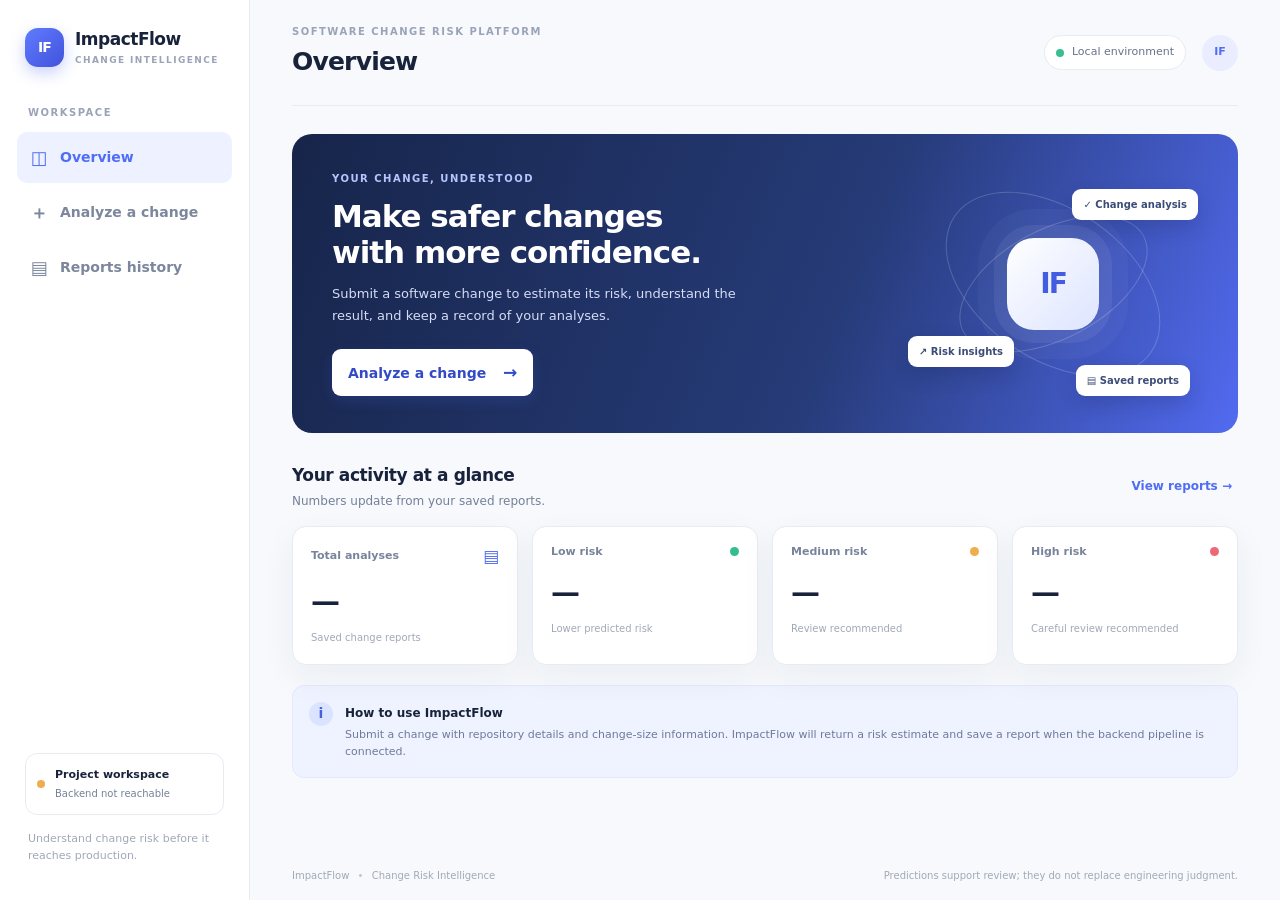
<file: ImpactFlow/impactflow-frontend/index.html>
<!doctype html>
<html lang="en">
<head>
  <meta charset="utf-8">
  <meta name="viewport" content="width=device-width, initial-scale=1">
  <title>ImpactFlow — Change Risk Intelligence</title>
  <link rel="stylesheet" href="styles.css">
</head>
<body>
  <div class="app-shell">
    <aside class="sidebar">
      <div class="brand"><div class="brand-mark">IF</div><div><strong>ImpactFlow</strong><span>CHANGE INTELLIGENCE</span></div></div>
      <div class="workspace-label">WORKSPACE</div>
      <button class="nav-item active" data-view="overview"><span>◫</span> Overview</button>
      <button class="nav-item" data-view="submit"><span>＋</span> Analyze a change</button>
      <button class="nav-item" data-view="reports"><span>▤</span> Reports history</button>
      <div class="sidebar-bottom">
        <div class="status-card"><span class="status-dot"></span><div><strong>Project workspace</strong><small id="connection-label">Checking services…</small></div></div>
        <p>Understand change risk before it reaches production.</p>
      </div>
    </aside>

    <main class="main">
      <header class="topbar">
        <div><div class="eyebrow">SOFTWARE CHANGE RISK PLATFORM</div><h1 id="page-title">Overview</h1></div>
        <div class="top-actions"><span class="local-badge"><span class="status-dot"></span> Local environment</span><button class="avatar" title="ImpactFlow workspace">IF</button></div>
      </header>

      <section class="view active" id="view-overview">
        <div class="welcome">
          <div><div class="eyebrow light">YOUR CHANGE, UNDERSTOOD</div><h2>Make safer changes<br>with more confidence.</h2><p>Submit a software change to estimate its risk, understand the result, and keep a record of your analyses.</p><button class="primary-btn" data-go="submit">Analyze a change <span>→</span></button></div>
          <div class="hero-art" aria-hidden="true"><div class="orbit orbit-one"></div><div class="orbit orbit-two"></div><div class="hero-core">IF</div><div class="float-chip chip-one">✓ Change analysis</div><div class="float-chip chip-two">↗ Risk insights</div><div class="float-chip chip-three">▤ Saved reports</div></div>
        </div>
        <div class="section-heading"><div><h3>Your activity at a glance</h3><p>Numbers update from your saved reports.</p></div><button class="text-btn" data-go="reports">View reports →</button></div>
        <div class="metric-grid">
          <article class="metric-card"><div class="metric-top"><span>Total analyses</span><span class="metric-icon">▤</span></div><strong id="metric-total">—</strong><small>Saved change reports</small></article>
          <article class="metric-card"><div class="metric-top"><span>Low risk</span><span class="risk-dot low"></span></div><strong id="metric-low">—</strong><small>Lower predicted risk</small></article>
          <article class="metric-card"><div class="metric-top"><span>Medium risk</span><span class="risk-dot medium"></span></div><strong id="metric-medium">—</strong><small>Review recommended</small></article>
          <article class="metric-card"><div class="metric-top"><span>High risk</span><span class="risk-dot high"></span></div><strong id="metric-high">—</strong><small>Careful review recommended</small></article>
        </div>
        <div class="info-banner"><div class="info-symbol">i</div><div><strong>How to use ImpactFlow</strong><p>Submit a change with repository details and change-size information. ImpactFlow will return a risk estimate and save a report when the backend pipeline is connected.</p></div></div>
      </section>

      <section class="view" id="view-submit">
        <div class="page-intro"><div class="eyebrow">NEW ANALYSIS</div><h2>Tell us about your change</h2><p>Fill in the details below. If you're unsure about a field, use the information from your pull request or commit.</p></div>
        <form id="change-form" class="form-card">
          <div class="form-section-title"><span class="step-number">1</span><div><h3>Repository details</h3><p>Identify the code change you want to assess.</p></div></div>
          <div class="form-grid">
            <label class="field full">Repository URL <span class="required">*</span><input name="repoUrl" type="url" placeholder="https://github.com/your-team/your-project" required><small>Use the repository link for the code being changed.</small></label>
            <label class="field">Commit ID <span class="required">*</span><input name="commitId" placeholder="e.g. a1b2c3d" required></label>
            <label class="field">Branch <span class="required">*</span><input name="branch" placeholder="e.g. main" value="main" required></label>
            <label class="field full">Describe the proposed change <span class="required">*</span><textarea name="proposedChange" rows="3" placeholder="What are you changing, and why?" required></textarea></label>
            <label class="field full">Changed file paths <span class="required">*</span><textarea name="changedFiles" rows="3" placeholder="One file path per line&#10;src/main/java/PaymentService.java&#10;src/test/java/PaymentServiceTest.java" required></textarea><small>Enter one file path per line.</small></label>
          </div>
          <div class="form-section-title separated"><span class="step-number">2</span><div><h3>Change size and complexity</h3><p>Use values from your diff or code review, if available.</p></div></div>
          <div class="form-grid three">
            <label class="field">Lines added<input name="linesAdded" type="number" min="0" value="120" required></label>
            <label class="field">Lines deleted<input name="linesDeleted" type="number" min="0" value="30" required></label>
            <label class="field">Complexity (1–5)<select name="complexity"><option value="1">1 — Very simple</option><option value="2">2 — Simple</option><option value="3" selected>3 — Moderate</option><option value="4">4 — Complex</option><option value="5">5 — Very complex</option></select></label>
          </div>
          <div class="form-actions"><span>Fields marked * are required.</span><button class="primary-btn" type="submit" id="submit-btn">Analyze change <span>→</span></button></div>
          <div id="submit-message" class="message hidden" role="status"></div>
        </form>
      </section>

      <section class="view" id="view-reports">
        <div class="section-heading reports-heading"><div><div class="eyebrow">YOUR HISTORY</div><h2>Analysis reports</h2><p>Review previously submitted changes and their predicted risk.</p></div><button class="primary-btn" data-go="submit">＋ New analysis</button></div>
        <div class="table-card"><div class="table-toolbar"><div class="search-wrap"><span>⌕</span><input id="report-search" placeholder="Search repository, branch, or risk…"></div><button class="secondary-btn" id="refresh-reports">↻ Refresh</button></div>
          <div class="table-scroll"><table><thead><tr><th>CHANGE</th><th>BRANCH</th><th>RISK</th><th>STATUS</th><th></th></tr></thead><tbody id="reports-body"><tr><td colspan="5" class="empty-cell">Loading reports…</td></tr></tbody></table></div>
          <div class="table-footer" id="reports-footer">Reports are loaded from your local Report Service.</div>
        </div>
        <div id="report-detail" class="detail-card hidden"></div>
      </section>

      <footer class="footer"><span>ImpactFlow <span class="footer-dot">•</span> Change Risk Intelligence</span><span>Predictions support review; they do not replace engineering judgment.</span></footer>
    </main>
  </div>
  <div id="toast" class="toast hidden" role="status"></div>
  <script src="app.js"></script>
</body>
</html>
</file>
<file: ImpactFlow/impactflow-frontend/styles.css>
:root{--ink:#18233b;--muted:#748099;--line:#e7ebf2;--paper:#f7f9fc;--blue:#4f6df5;--blue-dark:#3652df;--navy:#111b35;--teal:#36c8b0;--shadow:0 12px 35px rgba(27,43,82,.06)}
*{box-sizing:border-box}body{margin:0;background:var(--paper);color:var(--ink);font:14px/1.5 Inter,ui-sans-serif,system-ui,-apple-system,"Segoe UI",sans-serif}button,input,textarea,select{font:inherit}button{cursor:pointer}.app-shell{min-height:100vh;display:flex}.sidebar{width:250px;background:#fff;border-right:1px solid var(--line);padding:27px 17px 20px;display:flex;flex-direction:column;flex-shrink:0}.brand{display:flex;align-items:center;gap:11px;padding:0 8px 38px}.brand-mark{width:39px;height:39px;border-radius:13px;background:linear-gradient(135deg,#607cff,#4152db);color:#fff;display:grid;place-items:center;font-weight:800;letter-spacing:-1px;box-shadow:0 6px 15px #526af54d}.brand strong{display:block;font-size:17px;letter-spacing:-.5px}.brand span{display:block;color:#9aa4b8;font-size:9px;font-weight:800;letter-spacing:1.4px;margin-top:1px}.workspace-label,.eyebrow{font-size:10px;letter-spacing:1.5px;font-weight:800;color:#9aa4b8}.workspace-label{padding:0 11px 10px}.nav-item{width:100%;display:flex;align-items:center;gap:12px;border:0;background:transparent;color:#7c879d;padding:12px 13px;text-align:left;border-radius:10px;margin:2px 0;font-weight:650}.nav-item span{font-size:18px;width:18px;text-align:center}.nav-item:hover{background:#f5f7ff;color:var(--blue)}.nav-item.active{background:#eef1ff;color:var(--blue)}.sidebar-bottom{margin-top:auto;padding:14px 8px 0}.status-card{display:flex;align-items:center;gap:10px;padding:13px 11px;border:1px solid var(--line);border-radius:12px}.status-card strong,.status-card small{display:block}.status-card strong{font-size:11px}.status-card small{font-size:10px;color:var(--muted);margin-top:2px}.status-dot{display:inline-block;width:8px;height:8px;background:#f0ad4e;border-radius:50%;flex-shrink:0}.sidebar-bottom p{color:#a0a8b8;font-size:11px;line-height:1.6;padding:4px 3px}.main{flex:1;min-width:0;padding:0 42px;display:flex;flex-direction:column}.topbar{height:106px;display:flex;align-items:center;justify-content:space-between;border-bottom:1px solid var(--line);margin-bottom:28px}.topbar h1{font-size:25px;letter-spacing:-.8px;margin:4px 0 0}.top-actions{display:flex;align-items:center;gap:16px}.local-badge{display:flex;align-items:center;gap:8px;background:#fff;border:1px solid var(--line);padding:8px 11px;border-radius:30px;color:#66738b;font-size:11px}.local-badge .status-dot{background:#38bf91}.avatar{border:0;border-radius:50%;width:36px;height:36px;background:#e9edff;color:var(--blue);font-size:11px;font-weight:800}.view{display:none}.view.active{display:block}.welcome{background:linear-gradient(112deg,#17254a 0%,#263b78 58%,#526af0 100%);color:#fff;border-radius:20px;padding:37px 40px;min-height:270px;display:flex;justify-content:space-between;overflow:hidden;position:relative}.eyebrow.light{color:#b7c5ff}.welcome h2{font-size:31px;line-height:1.17;letter-spacing:-1px;margin:12px 0}.welcome p{color:#d5dcf6;max-width:445px;font-size:13px;line-height:1.7;margin:0 0 22px}.primary-btn{background:var(--blue);color:#fff;border:0;border-radius:9px;padding:11px 16px;font-weight:750;box-shadow:0 5px 13px #4f6df52b;transition:.15s}.primary-btn:hover{background:var(--blue-dark);transform:translateY(-1px)}.primary-btn span{margin-left:12px;font-size:17px}.welcome .primary-btn{background:#fff;color:#334ac7}.hero-art{width:290px;min-width:230px;position:relative;display:grid;place-items:center}.hero-core{height:92px;width:92px;border-radius:27px;display:grid;place-items:center;font-size:28px;font-weight:850;letter-spacing:-2px;background:linear-gradient(135deg,#fff,#dce4ff);color:#435ce0;box-shadow:0 0 0 13px #ffffff10,0 0 0 29px #ffffff08;z-index:2}.orbit{position:absolute;border:1px solid #ffffff30;border-radius:50%;width:205px;height:110px;transform:rotate(-28deg)}.orbit-two{width:240px;height:150px;transform:rotate(35deg)}.float-chip{position:absolute;z-index:3;background:#fff;color:#3c4c78;padding:8px 11px;border-radius:9px;font-size:10px;font-weight:750;box-shadow:0 8px 20px #101a3c30;white-space:nowrap}.chip-one{top:18px;right:0}.chip-two{bottom:29px;left:0}.chip-three{bottom:0;right:8px}.section-heading{display:flex;align-items:center;justify-content:space-between;margin:30px 0 16px}.section-heading h3,.section-heading h2{font-size:17px;letter-spacing:-.4px;margin:0 0 3px}.section-heading p,.page-intro p{color:var(--muted);font-size:12px;margin:0}.text-btn{background:transparent;border:0;color:var(--blue);font-weight:750;font-size:12px}.metric-grid{display:grid;grid-template-columns:repeat(4,minmax(0,1fr));gap:14px}.metric-card{background:#fff;border:1px solid var(--line);border-radius:14px;padding:17px 18px;box-shadow:var(--shadow)}.metric-top{display:flex;justify-content:space-between;align-items:center;color:#78849b;font-size:11px;font-weight:650}.metric-icon{font-size:17px;color:var(--blue)}.metric-card>strong{display:block;font-size:29px;letter-spacing:-1px;margin:11px 0 2px}.metric-card small{font-size:10px;color:#a0a8b8}.risk-dot{width:9px;height:9px;border-radius:50%;display:inline-block}.risk-dot.low{background:#35bd92}.risk-dot.medium{background:#f0ad4e}.risk-dot.high{background:#ec6a77}.info-banner{display:flex;gap:12px;background:#eff3ff;border:1px solid #e2e9ff;border-radius:12px;padding:16px;margin-top:20px}.info-symbol{width:24px;height:24px;border-radius:50%;background:#dbe4ff;color:#4661de;font-weight:800;display:grid;place-items:center;flex-shrink:0}.info-banner strong{font-size:12px}.info-banner p{margin:3px 0 0;color:#6d7a99;font-size:11px;line-height:1.6}.page-intro{margin:4px 0 20px}.page-intro h2,.reports-heading h2{font-size:25px;letter-spacing:-.7px;margin:5px 0}.form-card,.table-card,.detail-card{background:#fff;border:1px solid var(--line);border-radius:16px;box-shadow:var(--shadow)}.form-card{padding:25px 27px}.form-section-title{display:flex;align-items:center;gap:12px;margin-bottom:18px}.step-number{width:29px;height:29px;display:grid;place-items:center;border-radius:9px;background:#eef1ff;color:var(--blue);font-weight:800}.form-section-title h3{font-size:14px;margin:0}.form-section-title p{font-size:11px;color:var(--muted);margin:2px 0 0}.form-section-title.separated{border-top:1px solid var(--line);padding-top:22px;margin-top:25px}.form-grid{display:grid;grid-template-columns:repeat(2,minmax(0,1fr));gap:16px}.form-grid.three{grid-template-columns:repeat(3,minmax(0,1fr))}.field{display:flex;flex-direction:column;gap:6px;color:#4c5872;font-size:11px;font-weight:750}.field.full{grid-column:1/-1}.required{color:#e65c70}.field input,.field textarea,.field select,.search-wrap input{width:100%;border:1px solid #dfe5ef;border-radius:8px;padding:11px 12px;color:var(--ink);background:#fff;outline:none;font-weight:450;font-size:12px}.field input:focus,.field textarea:focus,.field select:focus,.search-wrap input:focus{border-color:#8da0ff;box-shadow:0 0 0 3px #526af514}.field textarea{resize:vertical;line-height:1.5}.field small{font-weight:450;color:#98a1b3;font-size:10px}.form-actions{border-top:1px solid var(--line);margin-top:25px;padding-top:18px;display:flex;align-items:center;justify-content:space-between}.form-actions>span{font-size:10px;color:#99a2b4}.message{margin-top:16px;border-radius:9px;padding:12px 14px;font-size:12px;white-space:pre-wrap}.message.success{background:#eaf9f2;color:#167e5b}.message.error{background:#fff0f1;color:#b83d50}.hidden{display:none!important}.reports-heading{margin:4px 0 20px}.table-toolbar{display:flex;justify-content:space-between;gap:12px;padding:15px;border-bottom:1px solid var(--line)}.search-wrap{display:flex;align-items:center;gap:9px;max-width:370px;flex:1;color:#9aa4b8}.search-wrap input{border:0;background:#f7f8fb;padding:9px 10px}.secondary-btn{border:1px solid var(--line);background:#fff;border-radius:8px;padding:8px 12px;color:#66738b;font-size:11px;font-weight:700}.table-scroll{overflow-x:auto}table{width:100%;border-collapse:collapse;min-width:600px}th{text-align:left;font-size:9px;letter-spacing:1px;color:#9aa4b8;background:#fbfcfe;padding:13px 16px}td{padding:15px 16px;border-top:1px solid #eff1f6;font-size:11px;color:#5c6881}td strong{display:block;color:#26334f;font-size:11px;margin-bottom:3px}td small{color:#98a2b4;font-size:10px}.risk-pill,.status-pill{display:inline-flex;padding:4px 8px;border-radius:30px;font-size:9px;font-weight:800;text-transform:uppercase;letter-spacing:.4px}.risk-pill.low{background:#e6f8f0;color:#208663}.risk-pill.medium{background:#fff3dc;color:#aa7518}.risk-pill.high{background:#ffebed;color:#c34a5a}.risk-pill.unknown{background:#edf0f5;color:#778197}.status-pill{background:#eef1ff;color:#5368d8}.empty-cell{text-align:center;padding:35px;color:#96a0b2}.table-footer{padding:12px 16px;color:#9aa4b8;font-size:10px;border-top:1px solid var(--line)}.detail-card{padding:20px;margin-top:16px}.detail-card h3{margin:0 0 8px}.detail-card pre{white-space:pre-wrap;overflow-wrap:anywhere;font-size:11px;color:#53617a;background:#f7f8fb;padding:12px;border-radius:8px}.footer{margin-top:auto;padding:30px 0 17px;display:flex;justify-content:space-between;gap:16px;color:#a1a9b8;font-size:10px}.footer-dot{padding:0 5px;color:#c0c6d2}.toast{position:fixed;right:24px;bottom:24px;background:#17254a;color:white;border-radius:10px;padding:13px 17px;box-shadow:0 10px 30px #101a3c30;font-size:12px;z-index:10}
@media(max-width:1050px){.main{padding:0 25px}.hero-art{width:230px}.metric-grid{grid-template-columns:repeat(2,minmax(0,1fr))}}@media(max-width:760px){.sidebar{width:68px;padding:20px 9px}.brand{padding:0 5px 30px}.brand>div:last-child,.workspace-label,.nav-item:not(.active),.nav-item.active{font-size:0}.nav-item{justify-content:center;padding:12px 0}.nav-item span{font-size:18px}.sidebar-bottom{display:none}.main{padding:0 15px}.topbar{height:88px}.local-badge{display:none}.welcome{padding:27px 23px}.hero-art{display:none}.welcome h2{font-size:27px}.form-card{padding:19px 16px}.form-grid,.form-grid.three{grid-template-columns:1fr}.field.full{grid-column:auto}.footer{flex-direction:column}.section-heading{align-items:flex-start;gap:10px}.reports-heading .primary-btn{font-size:0}.reports-heading .primary-btn:first-letter{font-size:14px}}

.detail-header{display:flex;justify-content:space-between;align-items:center;gap:16px;flex-wrap:wrap}
.detail-header h3{font-size:19px;margin:5px 0}
.detail-description{color:#64718a;font-size:12px;line-height:1.7}
.detail-metrics{display:grid;grid-template-columns:repeat(3,minmax(0,1fr));gap:12px;margin:18px 0}
.detail-metrics>div{background:#f7f8fc;border:1px solid #e9edf5;border-radius:10px;padding:14px}
.detail-metrics small{display:block;color:#8390a7;font-size:10px;margin-bottom:6px}
.detail-metrics strong{font-size:14px;overflow-wrap:anywhere}
.detail-section{border-top:1px solid #edf0f5;padding:15px 0}
.detail-section h4{margin:0 0 8px;font-size:12px}
.detail-section p,.detail-section li{font-size:12px;color:#66738b;overflow-wrap:anywhere}
.detail-section ul{padding-left:20px}
.detail-note{background:#eff3ff;border-radius:8px;padding:12px;color:#6474a3;font-size:11px}
@media(max-width:600px){.detail-metrics{grid-template-columns:1fr}}
</file>
